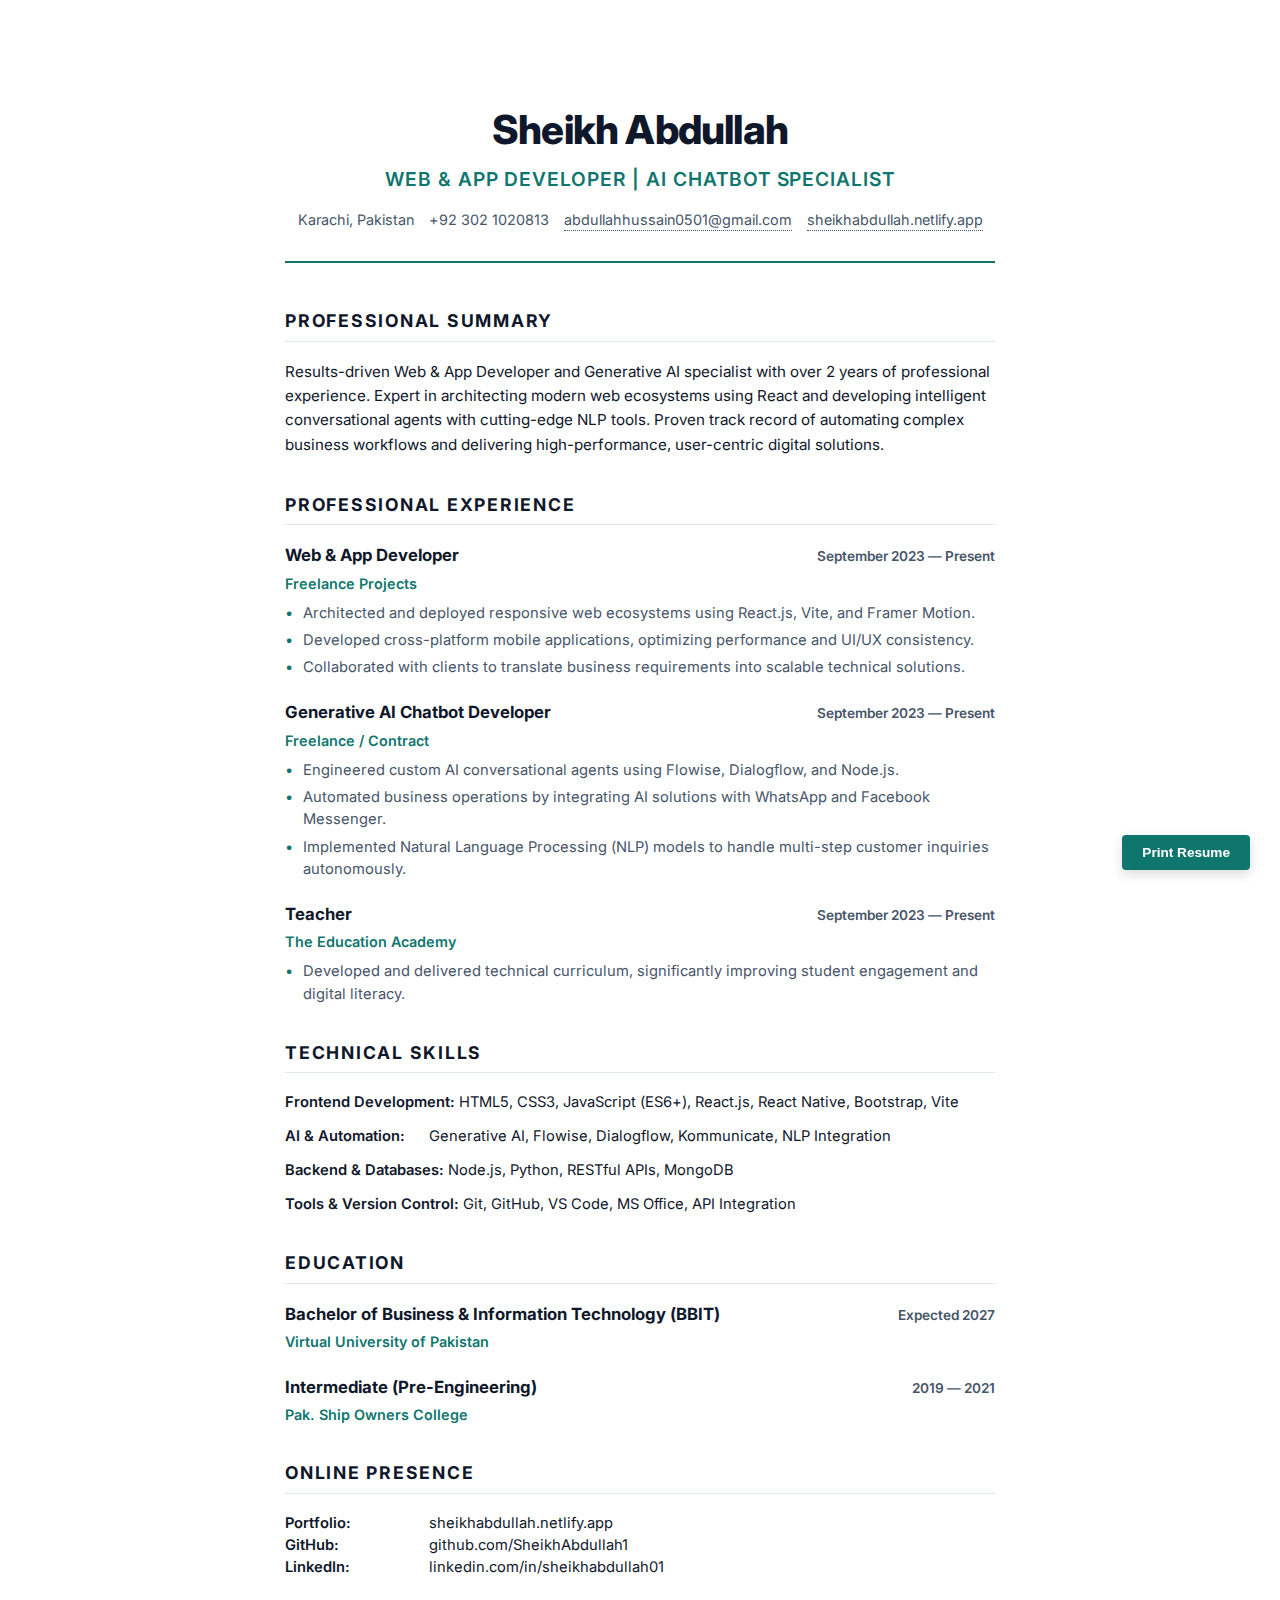
<file: public/cv.html>
<!DOCTYPE html>
<html lang="en">
<head>
    <meta charset="UTF-8">
    <meta name="viewport" content="width=device-width, initial-scale=1.0">
    <title>Resume - Sheikh Abdullah Hussain</title>
    <link rel="preconnect" href="https://fonts.googleapis.com">
    <link rel="preconnect" href="https://fonts.gstatic.com" crossorigin>
    <link href="https://fonts.googleapis.com/css2?family=Inter:wght@300;400;500;600;700&display=swap" rel="stylesheet">
    <style>
        :root {
            --bg-color: #FFFFFF;
            --second-bg-color: #F8FAFC;
            --text-color: #0F172A;
            --text-muted: #475569;
            --main-color: #0F766E;
            --border-color: #E2E8F0;
            --accent-soft: rgba(15, 118, 110, 0.08);
        }

        @media (prefers-color-scheme: dark) {
            :root {
                --bg-color: #0F172A;
                --second-bg-color: #1E293B;
                --text-color: #F1F5F9;
                --text-muted: #94A3B8;
                --main-color: #2DD4BF;
                --border-color: #334155;
                --accent-soft: rgba(45, 212, 191, 0.1);
            }
        }

        * {
            margin: 0;
            padding: 0;
            box-sizing: border-box;
            text-rendering: optimizeSpeed;
        }

        body {
            font-family: 'Inter', system-ui, -apple-system, sans-serif;
            line-height: 1.5;
            background-color: var(--bg-color);
            color: var(--text-color);
            padding: 40px 20px;
            transition: background-color 0.3s ease;
        }

        .resume-container {
            max-width: 850px;
            margin: 0 auto;
            background-color: var(--bg-color);
            padding: 60px 70px;
        }

        @media (max-width: 600px) {
            .resume-container {
                padding: 40px 25px;
            }
        }

        header {
            text-align: center;
            margin-bottom: 45px;
            border-bottom: 2px solid var(--main-color);
            padding-bottom: 30px;
        }

        h1 {
            font-size: 2.5rem;
            font-weight: 800;
            letter-spacing: -0.02em;
            color: var(--text-color);
            margin-bottom: 5px;
        }

        .subtitle {
            font-size: 1.2rem;
            color: var(--main-color);
            font-weight: 600;
            margin-bottom: 15px;
            text-transform: uppercase;
            letter-spacing: 0.05em;
        }

        .contact-info {
            display: flex;
            justify-content: center;
            flex-wrap: wrap;
            gap: 15px;
            font-size: 0.9rem;
            color: var(--text-muted);
        }

        .contact-info span {
            display: flex;
            align-items: center;
            gap: 5px;
        }

        .contact-info a {
            color: inherit;
            text-decoration: none;
            border-bottom: 1px dotted var(--text-muted);
        }

        section {
            margin-bottom: 35px;
        }

        h2 {
            font-size: 1.1rem;
            text-transform: uppercase;
            letter-spacing: 0.1em;
            color: var(--text-color);
            margin-bottom: 18px;
            border-bottom: 1px solid var(--border-color);
            padding-bottom: 6px;
            font-weight: 700;
        }

        .summary p {
            font-size: 0.95rem;
            color: var(--text-color);
            line-height: 1.6;
        }

        .entry {
            margin-bottom: 22px;
        }

        .entry-header {
            display: flex;
            justify-content: space-between;
            align-items: baseline;
            margin-bottom: 4px;
        }

        .entry-title {
            font-weight: 700;
            font-size: 1.05rem;
            color: var(--text-color);
        }

        .entry-date {
            font-size: 0.85rem;
            color: var(--text-muted);
            font-weight: 600;
        }

        .entry-org {
            font-weight: 600;
            color: var(--main-color);
            font-size: 0.9rem;
            margin-bottom: 8px;
        }

        ul {
            list-style: none;
        }

        li {
            position: relative;
            padding-left: 18px;
            margin-bottom: 5px;
            font-size: 0.92rem;
            color: var(--text-muted);
        }

        li::before {
            content: "•";
            position: absolute;
            left: 0;
            color: var(--main-color);
        }

        .skills-content {
            display: flex;
            flex-direction: column;
            gap: 12px;
        }

        .skill-item {
            font-size: 0.92rem;
        }

        .skill-item strong {
            color: var(--text-color);
            font-weight: 600;
            min-width: 140px;
            display: inline-block;
        }

        .btn-print {
            position: fixed;
            bottom: 30px;
            right: 30px;
            padding: 10px 20px;
            background-color: var(--main-color);
            color: white;
            border-radius: 4px;
            text-decoration: none;
            font-weight: 600;
            font-size: 0.85rem;
            box-shadow: 0 4px 12px rgba(0, 0, 0, 0.15);
            z-index: 100;
            border: none;
            cursor: pointer;
        }

        @media print {
            body { background: white; padding: 0; }
            .resume-container { box-shadow: none; border: none; width: 100%; max-width: 100%; padding: 0; }
            .btn-print { display: none; }
            h1 { color: black; }
            h2 { border-bottom-color: #000; }
            .subtitle { color: #000; }
            .entry-org { color: #000; }
        }
    </style>
</head>
<body>

<button class="btn-print" onclick="window.print()">Print Resume</button>

<div class="resume-container">
    <header>
        <h1>Sheikh Abdullah</h1>
        <div class="subtitle">Web & App Developer | AI Chatbot Specialist</div>
        <div class="contact-info">
            <span>Karachi, Pakistan</span>
            <span>+92 302 1020813</span>
            <a href="mailto:abdullahhussain0501@gmail.com">abdullahhussain0501@gmail.com</a>
            <a href="https://sheikhabdullah.netlify.app">sheikhabdullah.netlify.app</a>
        </div>
    </header>

    <section class="summary">
        <h2>Professional Summary</h2>
        <p>
            Results-driven Web & App Developer and Generative AI specialist with over 2 years of professional experience. 
            Expert in architecting modern web ecosystems using React and developing intelligent conversational agents with 
            cutting-edge NLP tools. Proven track record of automating complex business workflows and delivering high-performance, 
            user-centric digital solutions.
        </p>
    </section>

    <section>
        <h2>Professional Experience</h2>
        <div class="entry">
            <div class="entry-header">
                <div class="entry-title">Web & App Developer</div>
                <div class="entry-date">September 2023 — Present</div>
            </div>
            <div class="entry-org">Freelance Projects</div>
            <ul>
                <li>Architected and deployed responsive web ecosystems using React.js, Vite, and Framer Motion.</li>
                <li>Developed cross-platform mobile applications, optimizing performance and UI/UX consistency.</li>
                <li>Collaborated with clients to translate business requirements into scalable technical solutions.</li>
            </ul>
        </div>

        <div class="entry">
            <div class="entry-header">
                <div class="entry-title">Generative AI Chatbot Developer</div>
                <div class="entry-date">September 2023 — Present</div>
            </div>
            <div class="entry-org">Freelance / Contract</div>
            <ul>
                <li>Engineered custom AI conversational agents using Flowise, Dialogflow, and Node.js.</li>
                <li>Automated business operations by integrating AI solutions with WhatsApp and Facebook Messenger.</li>
                <li>Implemented Natural Language Processing (NLP) models to handle multi-step customer inquiries autonomously.</li>
            </ul>
        </div>

        <div class="entry">
            <div class="entry-header">
                <div class="entry-title">Teacher</div>
                <div class="entry-date">September 2023 — Present</div>
            </div>
            <div class="entry-org">The Education Academy</div>
            <ul>
                <li>Developed and delivered technical curriculum, significantly improving student engagement and digital literacy.</li>
            </ul>
        </div>
    </section>

    <section>
        <h2>Technical Skills</h2>
        <div class="skills-content">
            <div class="skill-item"><strong>Frontend Development:</strong> HTML5, CSS3, JavaScript (ES6+), React.js, React Native, Bootstrap, Vite</div>
            <div class="skill-item"><strong>AI & Automation:</strong> Generative AI, Flowise, Dialogflow, Kommunicate, NLP Integration</div>
            <div class="skill-item"><strong>Backend & Databases:</strong> Node.js, Python, RESTful APIs, MongoDB</div>
            <div class="skill-item"><strong>Tools & Version Control:</strong> Git, GitHub, VS Code, MS Office, API Integration</div>
        </div>
    </section>

    <section>
        <h2>Education</h2>
        <div class="entry">
            <div class="entry-header">
                <div class="entry-title">Bachelor of Business & Information Technology (BBIT)</div>
                <div class="entry-date">Expected 2027</div>
            </div>
            <div class="entry-org">Virtual University of Pakistan</div>
        </div>
        <div class="entry">
            <div class="entry-header">
                <div class="entry-title">Intermediate (Pre-Engineering)</div>
                <div class="entry-date">2019 — 2021</div>
            </div>
            <div class="entry-org">Pak. Ship Owners College</div>
        </div>
    </section>

    <section>
        <h2>Online Presence</h2>
        <div class="skill-item"><strong>Portfolio:</strong> sheikhabdullah.netlify.app</div>
        <div class="skill-item"><strong>GitHub:</strong> github.com/SheikhAbdullah1</div>
        <div class="skill-item"><strong>LinkedIn:</strong> linkedin.com/in/sheikhabdullah01</div>
    </section>
</div>

</body>
</html>
</file>
